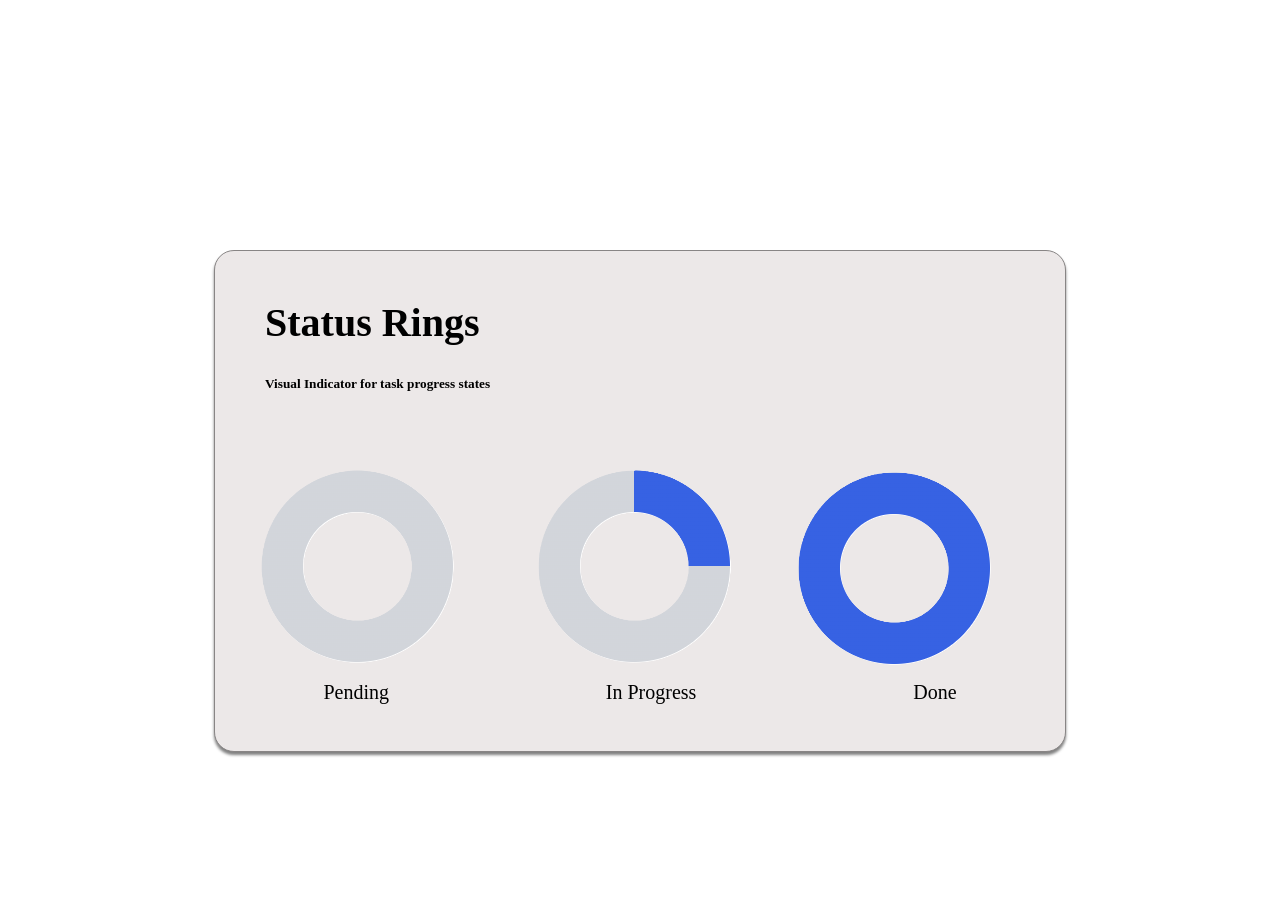
<file: module_a/A1/index.html>
<!DOCTYPE html>
<html lang="en">
<head>
    <meta charset="UTF-8">
    <meta name="viewport" content="width=device-width, initial-scale=1.0">
    <title>Status Rings</title>
    <link rel="stylesheet" href="style.css">
</head>
<body>
    <div class="main">
        <h1>Status Rings</h1>
        <h5>Visual Indicator for task progress states</h5>
        <div><img src="ring 1.png" class="ring1">  
        <img src="ring 2.png" class="ring2"> 
        <img src="ring 3.png" class="ring3">
            <div class="text"><p>Pending</p>
            <p>In Progress</p>
        <p>Done</p></div>
    </div>
</div>
    
</body>
</html>
</file>
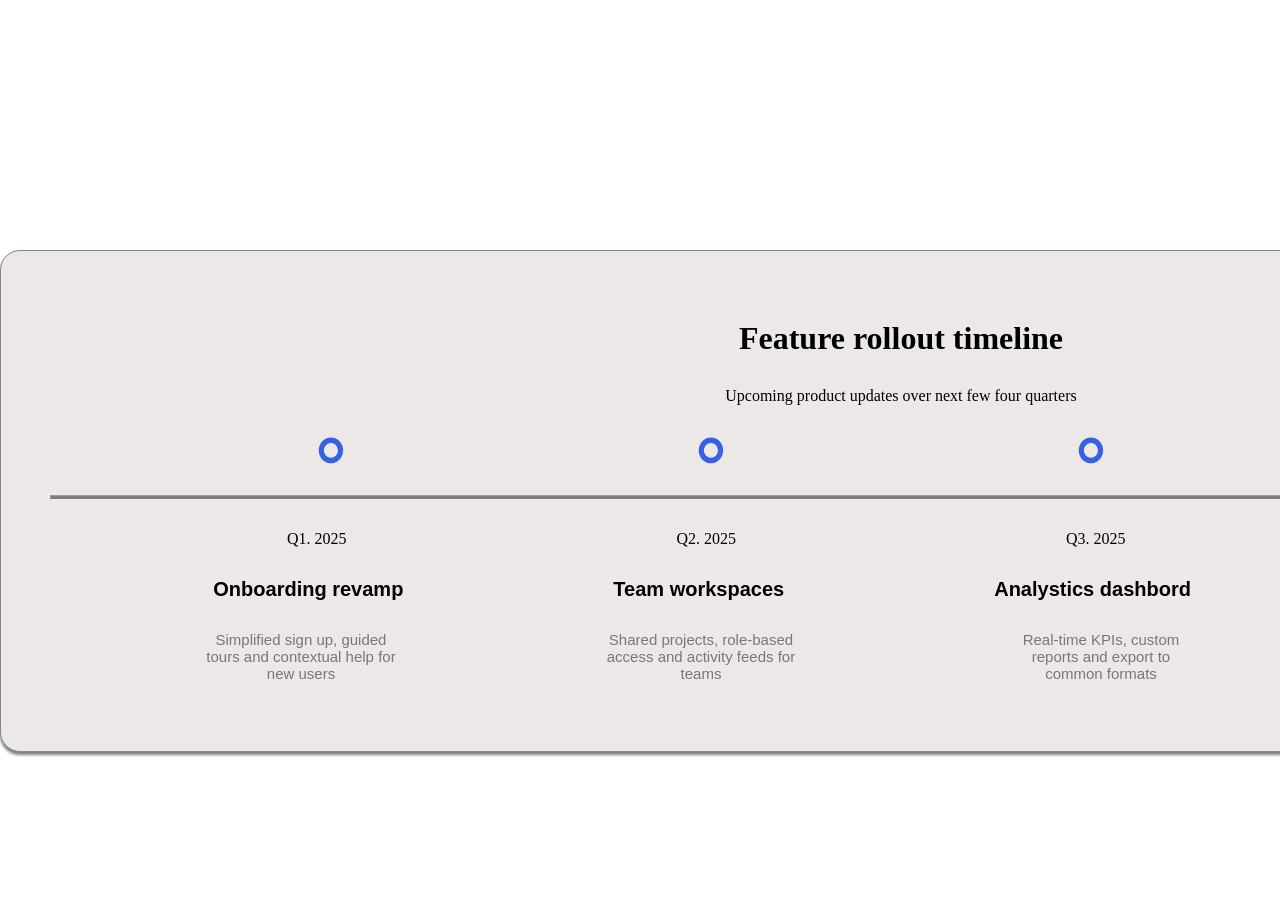
<file: module_a/A2/index.html>
<!DOCTYPE html>
<html lang="en">
<head>
    <meta charset="UTF-8">
    <meta name="viewport" content="width=device-width, initial-scale=1.0">
    <title>Document</title>
    <link rel="stylesheet" href="style.css">
</head>
<body>
    <div class="main">
        <h1>Feature rollout timeline</h1>
        <p>Upcoming product updates over next few four quarters</p>
        <div class="imgs">
            <img src="ring 3.png" alt="">
            <img src="ring 3.png" alt="">
            <img src="ring 3.png" alt="">
            <img src="ring 3.png" alt="">
        </div>
        
        <hr>
        <div class="nums">
            <span>Q1. 2025</span>
            <span>Q2. 2025</span>
            <span>Q3. 2025</span>
            <span>Q4. 2025</span>
        </div>
        <div class="bold-text">
            <span>Onboarding revamp</span>
            <span>Team workspaces</span>
            <span>Analystics dashbord</span>
            <span>Mobile offline mode</span>
        </div>
        <div class="normal-text">
            <span>Simplified sign up, guided tours and contextual help for new users</span>
            <span>Shared projects, role-based access and activity feeds for teams</span>
            <span>Real-time KPIs, custom reports and export to common formats</span>
            <span>Work without connectivity and sync changes when you are online</span>
        </div>
    </div>
</body>
</html>
</file>
<file: module_a/A1/style.css>
*{
    margin: 0;
    padding: 0;
}
body{
     display: border-box;
    /*flex-direction: row; */
}
.main{
    background-color: rgb(236, 232, 232);
    width: 850px;
    height: 500px;
    margin:auto;
    margin-top: 250px;
    border: 1px solid rgb(136, 133, 133);
    border-radius: 20px;
    display: flex;
    justify-content: center;
    flex-direction: column;    
    align-items: left;
    gap: 30px;
    box-shadow: 0 3px 3px gray;
}
h1{
    font-size: 40px;
    font-weight: bold;
    padding-left: 50px;
}
h5{
    padding-left: 50px;
    padding-bottom: 20px;
}
div{
    width: 100%;
}
.text{
    font-size: 20px;
    display: flex;
    justify-content: space-around;
    /* padding: 20px; */
}
.ring1:hover{
    border-radius: 8px;
    background-color: rgb(216, 241, 235);
    box-shadow:0 2px 3px rgb(108, 109, 109) ;
    transition:all 0.2s ease-in
    
}
.ring2:hover{
    border-radius: 8px;
    box-shadow:0 2px 3px rgb(166, 168, 168) ;
    background-color: rgb(216, 241, 235);
    transition:all 0.2s ease-in
}
.ring3:hover{
    border-radius: 8px;
    box-shadow:0 2px 3px rgb(166, 168, 168) ;
    background-color: rgb(216, 241, 235);
    transition:all 0.2s ease-in
}

.ring1:active{
    border: 4px rgb(241, 167, 28);
}
.ring2:active{
    border: 4px rgb(241, 167, 28);
}.ring3:active{
    border: 4px rgb(241, 167, 28);
}
</file>
<file: module_a/A2/style.css>
*{
    margin: 0;
    padding: 0;
}
body{
     display: border-box;
    /*flex-direction: row; */
}

.main{
    background-color: rgb(236, 232, 232);
    width: 1800px;
    height: 500px;
    margin:auto;
    margin-top: 250px;
    border: 1px solid rgb(136, 133, 133);
    border-radius: 20px;
    display: flex;
    justify-content: center;
    flex-direction: column;    
    align-items: center;
    gap: 30px;
    box-shadow: 0 3px 3px gray;
    
}
h1{
    padding-left: 0;
}
.imgs{
    display: flex;
    justify-content: space-evenly;
    align-items: center;
    gap: 350px;
    margin-bottom: 0;
}
.imgs img{
    width: 30px;
    height: 30px;
}
hr{
    background-color: rgb(126, 123, 123);
    width: 1700px;
    height: 3px;
}
.nums{
    display: flex;
    justify-content: space-evenly;
    gap: 330px;
    margin-bottom: 0;
    word-spacing: 0;
}
.bold-text{
    display: flex;
    justify-content: space-evenly;
    gap: 210px;
}
.bold-text span{
    font-size: 20px;
    font-weight: bold;
    font-family:Arial, Helvetica, sans-serif;
}
.normal-text{
    display: flex;
    justify-content: space-evenly;
    flex-wrap: wrap;
    gap: 200px;
}
.normal-text span{
    width: 200px;
    text-align: center;
    font-size: 15px;
    color: rgb(122, 118, 118);
    font-family:Arial, Helvetica, sans-serif;
}

@media screen and (max-width: 599px) {
    .main{
    background-color: rgb(236, 232, 232);
    width: 500px;
    height: 800px;
    border: 1px solid rgb(136, 133, 133);
    border-radius: 20px;
    display: flex;
    justify-content: left;
    flex-direction: column;    
    align-items: left;
    gap: 30px;
    box-shadow: 0 3px 3px gray;
    }

    .imgs{
    display: flex;
    justify-content: space-evenly;
    flex-direction: column;
    align-items: center;
    gap: 100px;
    margin-bottom: 0;
    }

}
</file>
